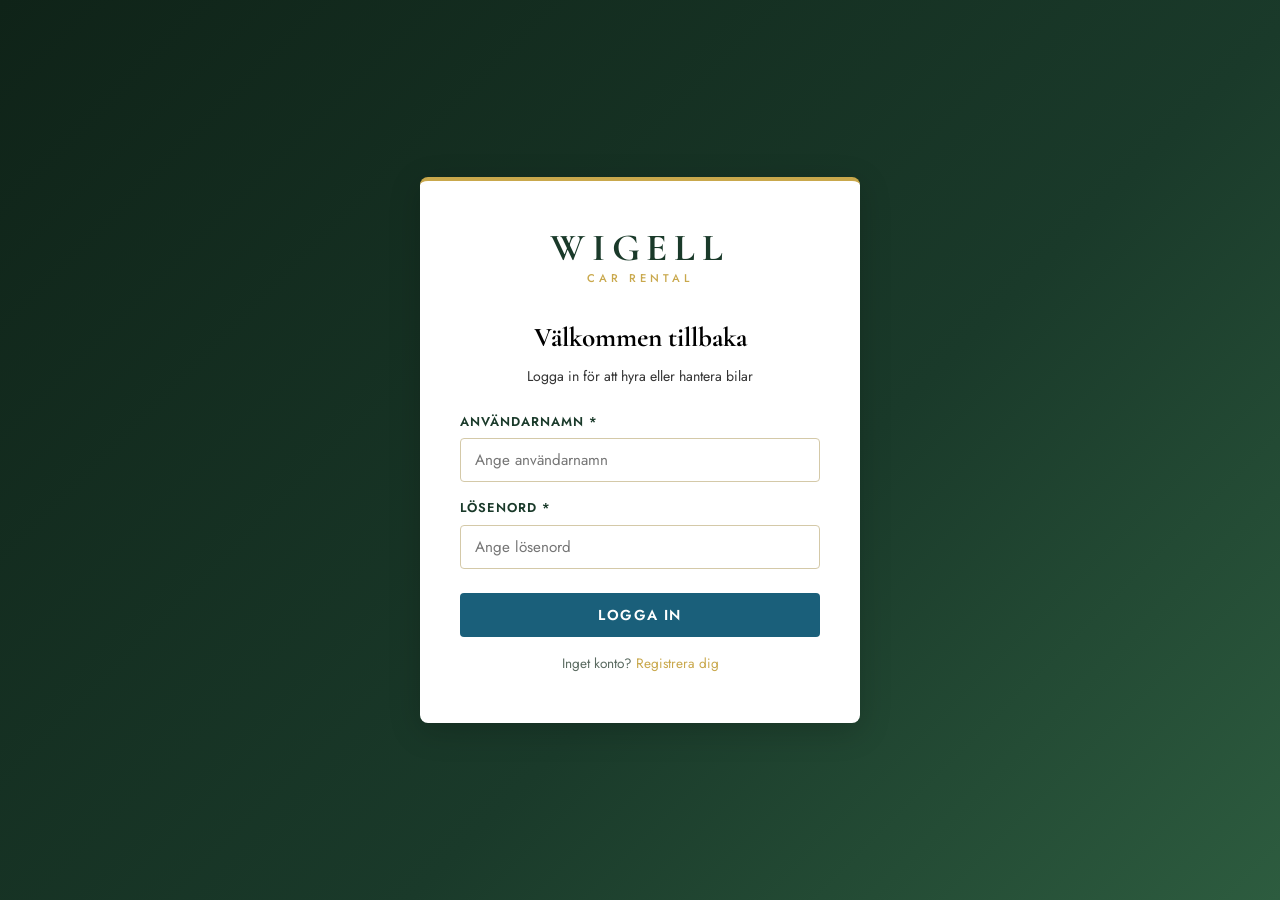
<file: carRentalFrontend/index.html>
<!DOCTYPE html>
<html lang="sv">
<head>
  <meta charset="UTF-8" />
  <meta name="viewport" content="width=device-width, initial-scale=1.0" />
  <title>Wigell Car Rental</title>
  <link rel="preconnect" href="https://fonts.googleapis.com" />
  <link rel="preconnect" href="https://fonts.gstatic.com" crossorigin />
  <link href="https://fonts.googleapis.com/css2?family=Cormorant+Garamond:wght@400;600;700&family=Jost:wght@300;400;500;600&display=swap" rel="stylesheet" />
  <link rel="stylesheet" href="css/main.css" />
</head>
<body>

  <!-- ═══════════════════════════════════════════
       SKIP LINK (WCAG AAA)
  ═══════════════════════════════════════════ -->
  <a href="#main-content" class="skip-link">Hoppa till huvudinnehåll</a>

  <!-- ═══════════════════════════════════════════
       LOGIN OVERLAY
  ═══════════════════════════════════════════ -->
  <div id="login-overlay" class="login-overlay">
    <div class="login-card">
      <div class="login-logo">
        <span class="logo-text">WIGELL</span>
        <span class="logo-sub">CAR RENTAL</span>
      </div>
      <h2 id="login-heading">Välkommen tillbaka</h2>
      <p class="login-desc">Logga in för att hyra eller hantera bilar</p>
      <div id="login-error" class="login-error" style="display:none;" role="alert" aria-live="assertive"></div>
      <form id="login-form" novalidate>
        <div class="form-group">
          <label for="username">Användarnamn <span aria-label="obligatoriskt fält">*</span></label>
          <input 
            type="text" 
            id="username" 
            placeholder="Ange användarnamn" 
            autocomplete="username"
            required
            aria-required="true"
            aria-describedby="username-help"
          />
          <span id="username-help" class="sr-only">Fyll i ditt användarnamn för att logga in</span>
        </div>
        <div class="form-group">
          <label for="password">Lösenord <span aria-label="obligatoriskt fält">*</span></label>
          <input 
            type="password" 
            id="password" 
            placeholder="Ange lösenord" 
            autocomplete="current-password"
            required
            aria-required="true"
            aria-describedby="password-help"
          />
          <span id="password-help" class="sr-only">Fyll i ditt lösenord</span>
        </div>
        <button type="submit" id="login-btn" class="btn-primary">Logga in</button>
      </form>
      <p class="register-link">
        Inget konto? 
        <a href="#" id="show-register" aria-label="Gå till registreringssidan">Registrera dig</a>
      </p>
    </div>
  </div>

  <!-- ═══════════════════════════════════════════
       REGISTER OVERLAY
  ═══════════════════════════════════════════ -->
  <div id="register-overlay" class="login-overlay" style="display:none;">
    <div class="login-card">
      <div class="login-logo">
        <span class="logo-text">WIGELL</span>
        <span class="logo-sub">CAR RENTAL</span>
      </div>
      <h2>Skapa konto</h2>
      <div id="register-error" class="login-error" style="display:none;" role="alert" aria-live="assertive"></div>
      <div id="register-success" class="login-success" style="display:none;" role="status" aria-live="polite"></div>
      <div class="form-row">
        <div class="form-group">
          <label for="reg-firstname">Förnamn</label>
          <input type="text" id="reg-firstname" placeholder="Förnamn" />
        </div>
        <div class="form-group">
          <label for="reg-lastname">Efternamn</label>
          <input type="text" id="reg-lastname" placeholder="Efternamn" />
        </div>
      </div>
      <div class="form-group">
        <label for="reg-username">Användarnamn</label>
        <input type="text" id="reg-username" placeholder="Välj användarnamn" />
      </div>
      <div class="form-group">
        <label for="reg-email">E-post</label>
        <input type="email" id="reg-email" placeholder="din@email.se" />
      </div>
      <div class="form-group">
        <label for="reg-phone">Telefon</label>
        <input type="text" id="reg-phone" placeholder="070-000 00 00" />
      </div>
      <div class="form-group">
        <label for="reg-password">Lösenord</label>
        <input type="password" id="reg-password" placeholder="Välj lösenord" />
      </div>
      <button id="register-btn" class="btn-primary">Skapa konto</button>
      <p class="register-link">
        Har du redan konto? 
        <a href="#" id="show-login">Logga in</a>
      </p>
    </div>
  </div>

  <!-- ═══════════════════════════════════════════
       MAIN APP (hidden until login)
  ═══════════════════════════════════════════ -->
  <div id="app" style="display:none;">

    <!-- HEADER -->
    <header class="site-header" role="banner">
      <div class="header-inner">
        <div class="header-logo">
          <span class="logo-text">WIGELL</span>
          <span class="logo-sub">CAR RENTAL</span>
        </div>
        <div class="header-user">
          <span id="header-username" class="header-username"></span>
          <span id="header-role-badge" class="role-badge"></span>
          <button id="logout-btn" class="btn-logout" aria-label="Logga ut">Logga ut</button>
        </div>
      </div>
      <div class="header-gold-line" aria-hidden="true"></div>
    </header>

    <!-- PAGE LAYOUT -->
    <div class="page-layout">

      <!-- LEFT SIDEBAR – NAVIGATION -->
      <nav class="sidebar sidebar-left" id="left-sidebar" aria-label="Huvudnavigation">
        <ul class="nav-list" id="nav-list">
        </ul>
      </nav>

      <!-- MAIN CONTENT -->
      <main class="main-content" id="main-content" role="main" aria-live="polite">
      </main>

      <!-- RIGHT SIDEBAR – PROMOTIONS -->
      <aside class="sidebar sidebar-right" aria-label="Erbjudanden">
        <div class="promo-header">
          <span class="promo-label">Erbjudanden</span>
        </div>
        <div class="promo-list">

          <div class="promo-card promo-gold">
            <div class="promo-icon">🏆</div>
            <div class="promo-text">
              <strong>Premiummember</strong>
              <p>Spara 20% på alla premium­bilar vid registrering</p>
            </div>
          </div>

          <div class="promo-card">
            <div class="promo-icon">📅</div>
            <div class="promo-text">
              <strong>Veckodeal</strong>
              <p>Hyr i 7 dagar – betala för 5</p>
            </div>
          </div>

          <div class="promo-card">
            <div class="promo-icon">⛽</div>
            <div class="promo-text">
              <strong>Fri tank</strong>
              <p>Fri bensintank vid uthyrning över 3 dagar</p>
            </div>
          </div>

          <div class="promo-card">
            <div class="promo-icon">🛡️</div>
            <div class="promo-text">
              <strong>Helförsäkring</strong>
              <p>Lägg till fullständigt försäkrings­skydd för 99 kr/dag</p>
            </div>
          </div>

          <div class="promo-card promo-highlight">
            <div class="promo-icon">🎉</div>
            <div class="promo-text">
              <strong>Sommar­kampanj</strong>
              <p>15% rabatt på alla bokningar i juni–aug</p>
            </div>
          </div>

        </div>
      </aside>

    </div>
  </div>

  <!-- BOOKING MODAL -->
  <div id="booking-modal" class="modal-overlay" style="display:none;" role="dialog" aria-modal="true" aria-labelledby="modal-title">
    <div class="modal-card">
      <button class="modal-close" id="modal-close" aria-label="Stäng">&times;</button>
      <h2 id="modal-title">Boka bil</h2>
      <div id="modal-car-info" class="modal-car-info"></div>
      <div class="form-group">
        <label for="booking-from">Från datum</label>
        <input type="date" id="booking-from" />
      </div>
      <div class="form-group">
        <label for="booking-to">Till datum</label>
        <input type="date" id="booking-to" />
      </div>
      <div id="booking-error" class="login-error" style="display:none;" role="alert" aria-live="assertive"></div>
      <div id="booking-success" class="login-success" style="display:none;" role="status" aria-live="polite"></div>
      <button id="confirm-booking-btn" class="btn-primary">Bekräfta bokning</button>
    </div>
  </div>

  <!-- ═══════════════════════════════════════════
       JAVASCRIPT - Ladda i rätt ordning
  ═══════════════════════════════════════════ -->
  <script src="js/config.js"></script>
  <script src="js/utils.js"></script>
  <script src="js/auth.js"></script>
  <script src="js/navigation.js"></script>
  <script src="js/cars.js"></script>
  <script src="js/bookings.js"></script>
  <script src="js/profile.js"></script>
  <script src="js/admin-bookings.js"></script>
  <script src="js/admin-users.js"></script>
  <script src="js/admin-cars.js"></script>
  <script src="js/main.js"></script>

</body>
</html>
</file>
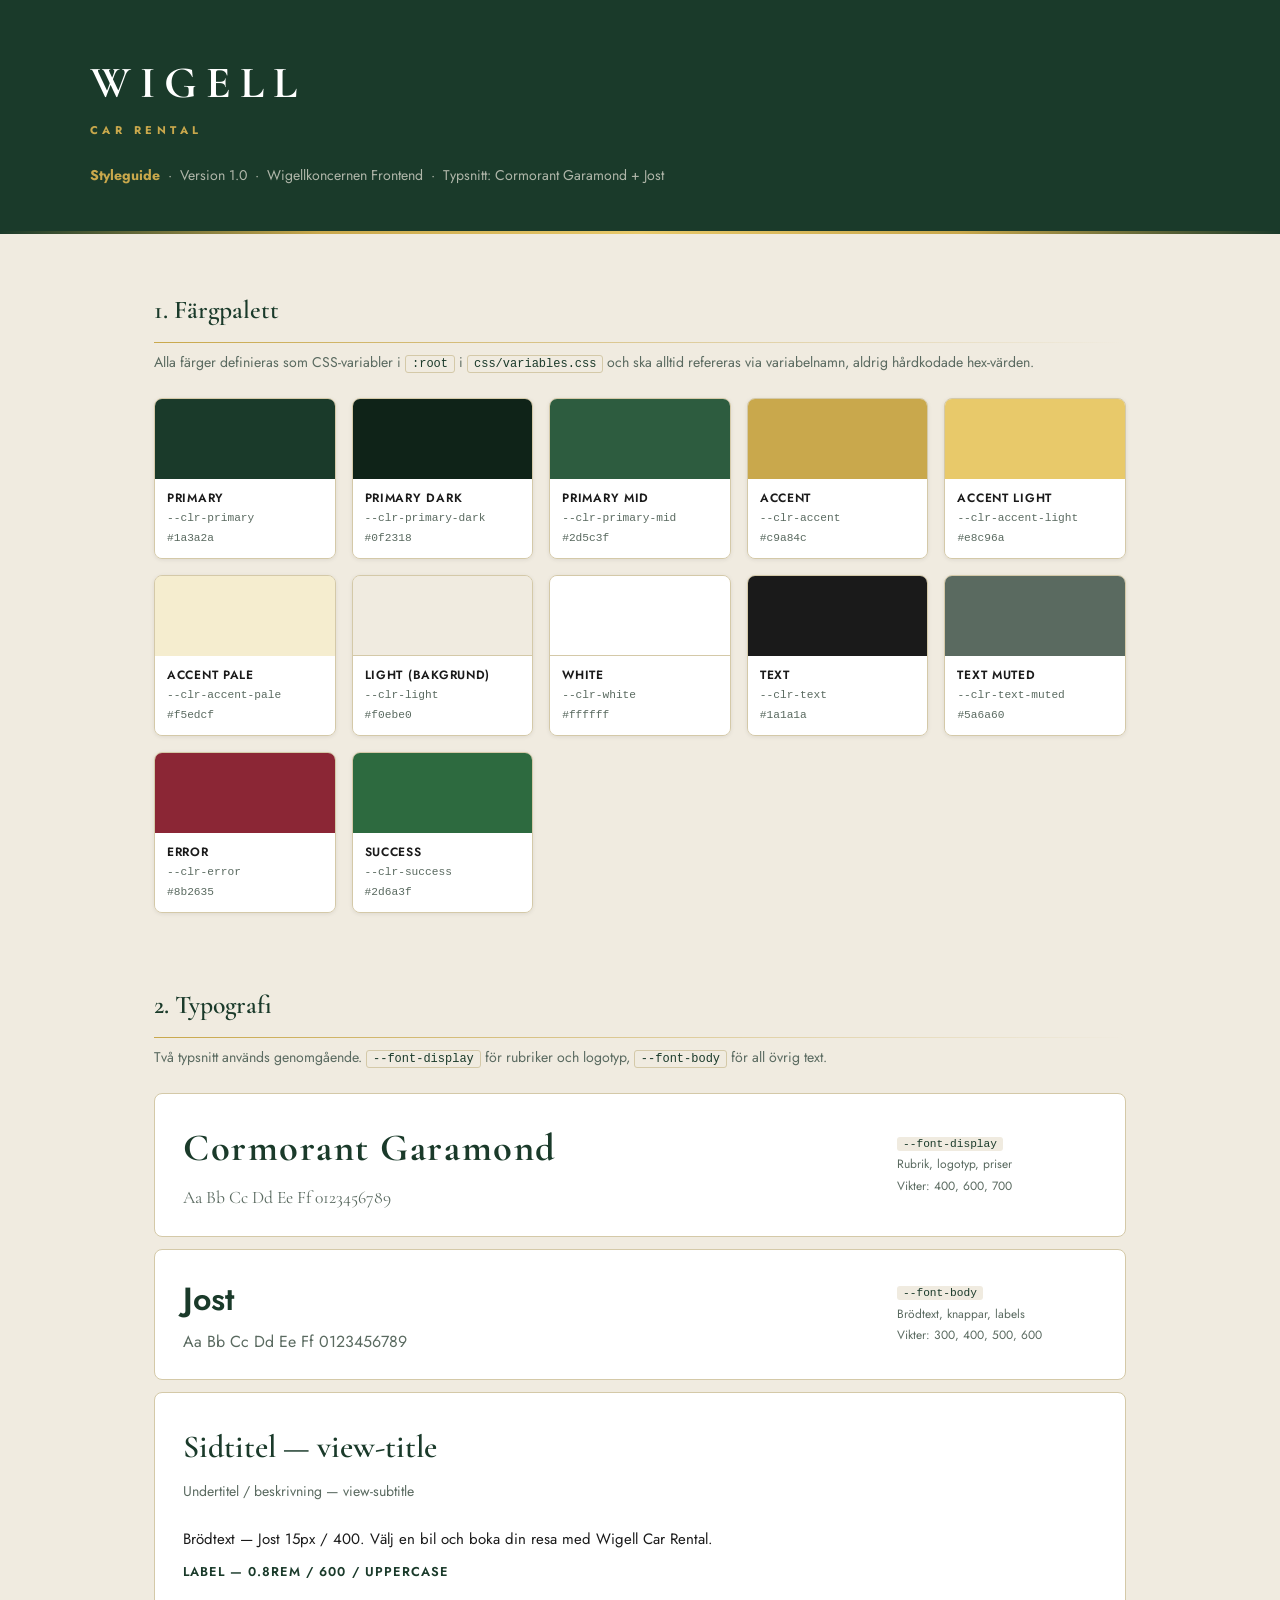
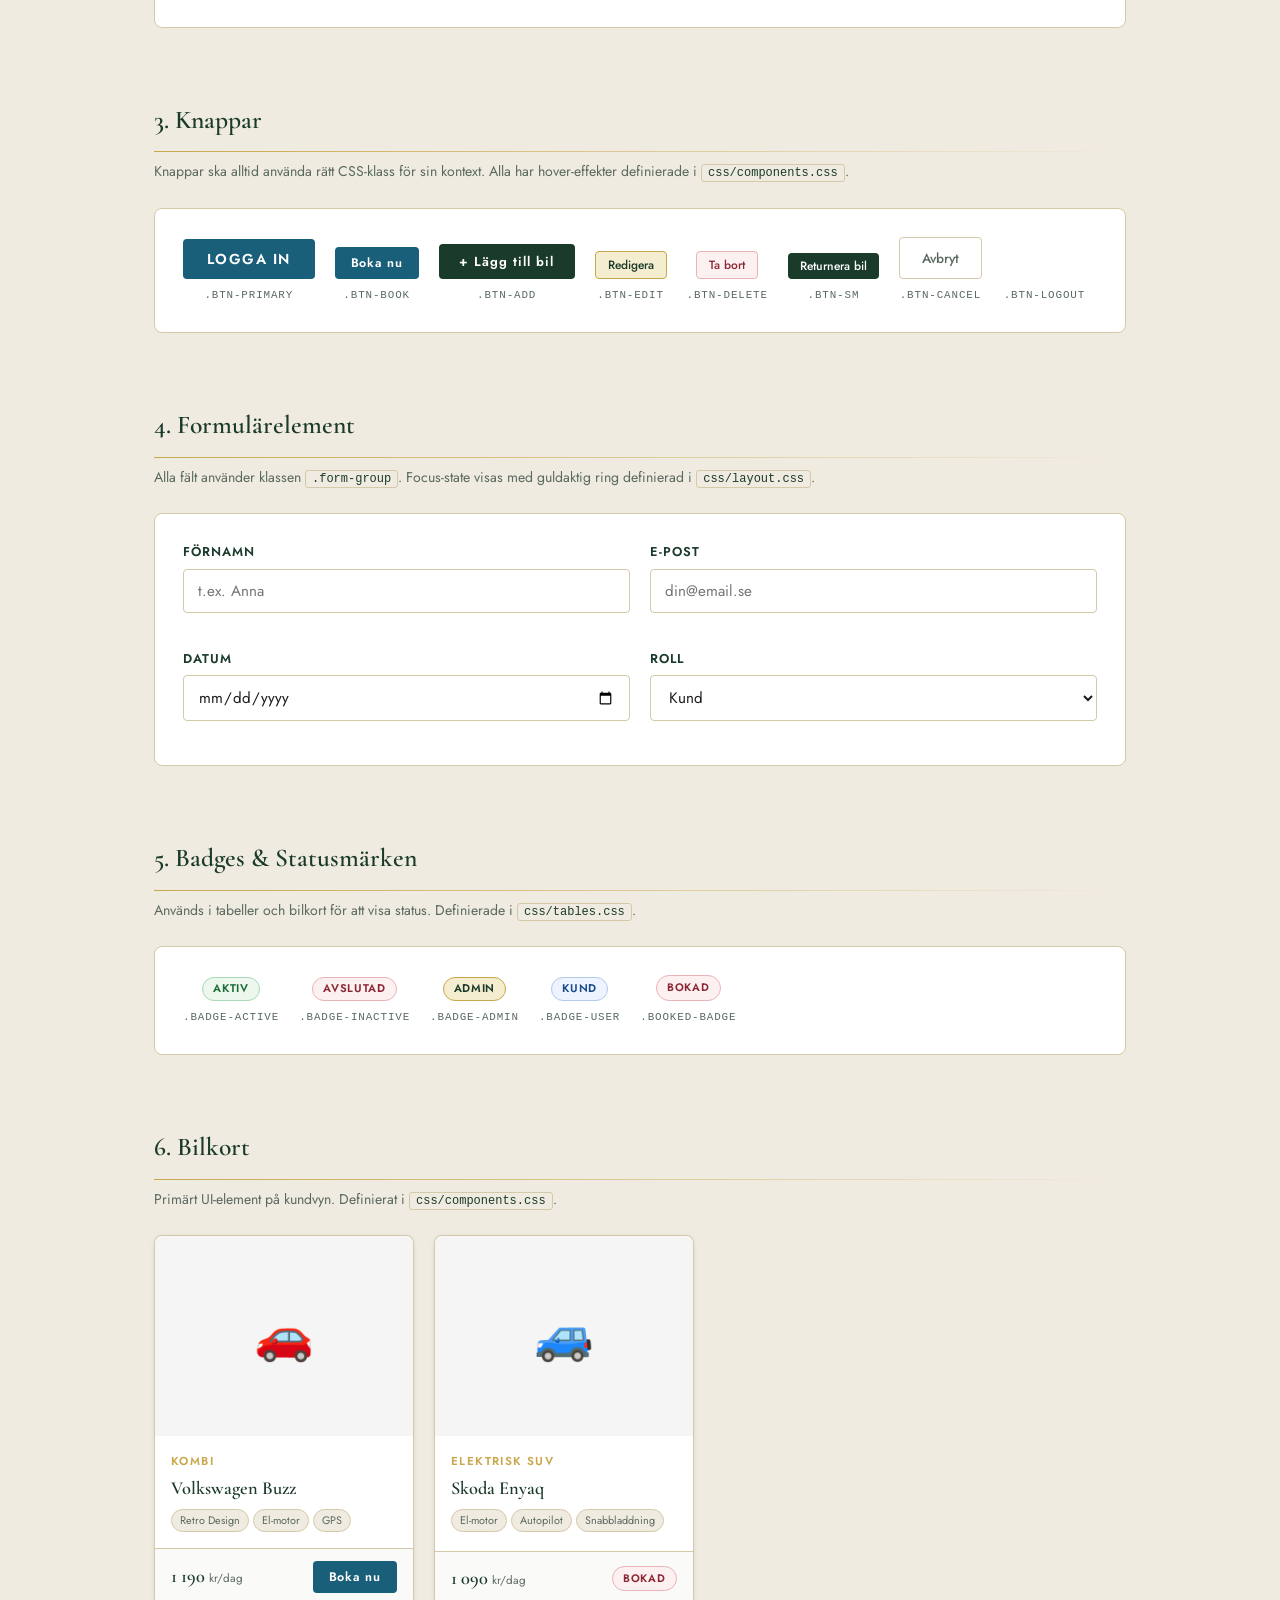
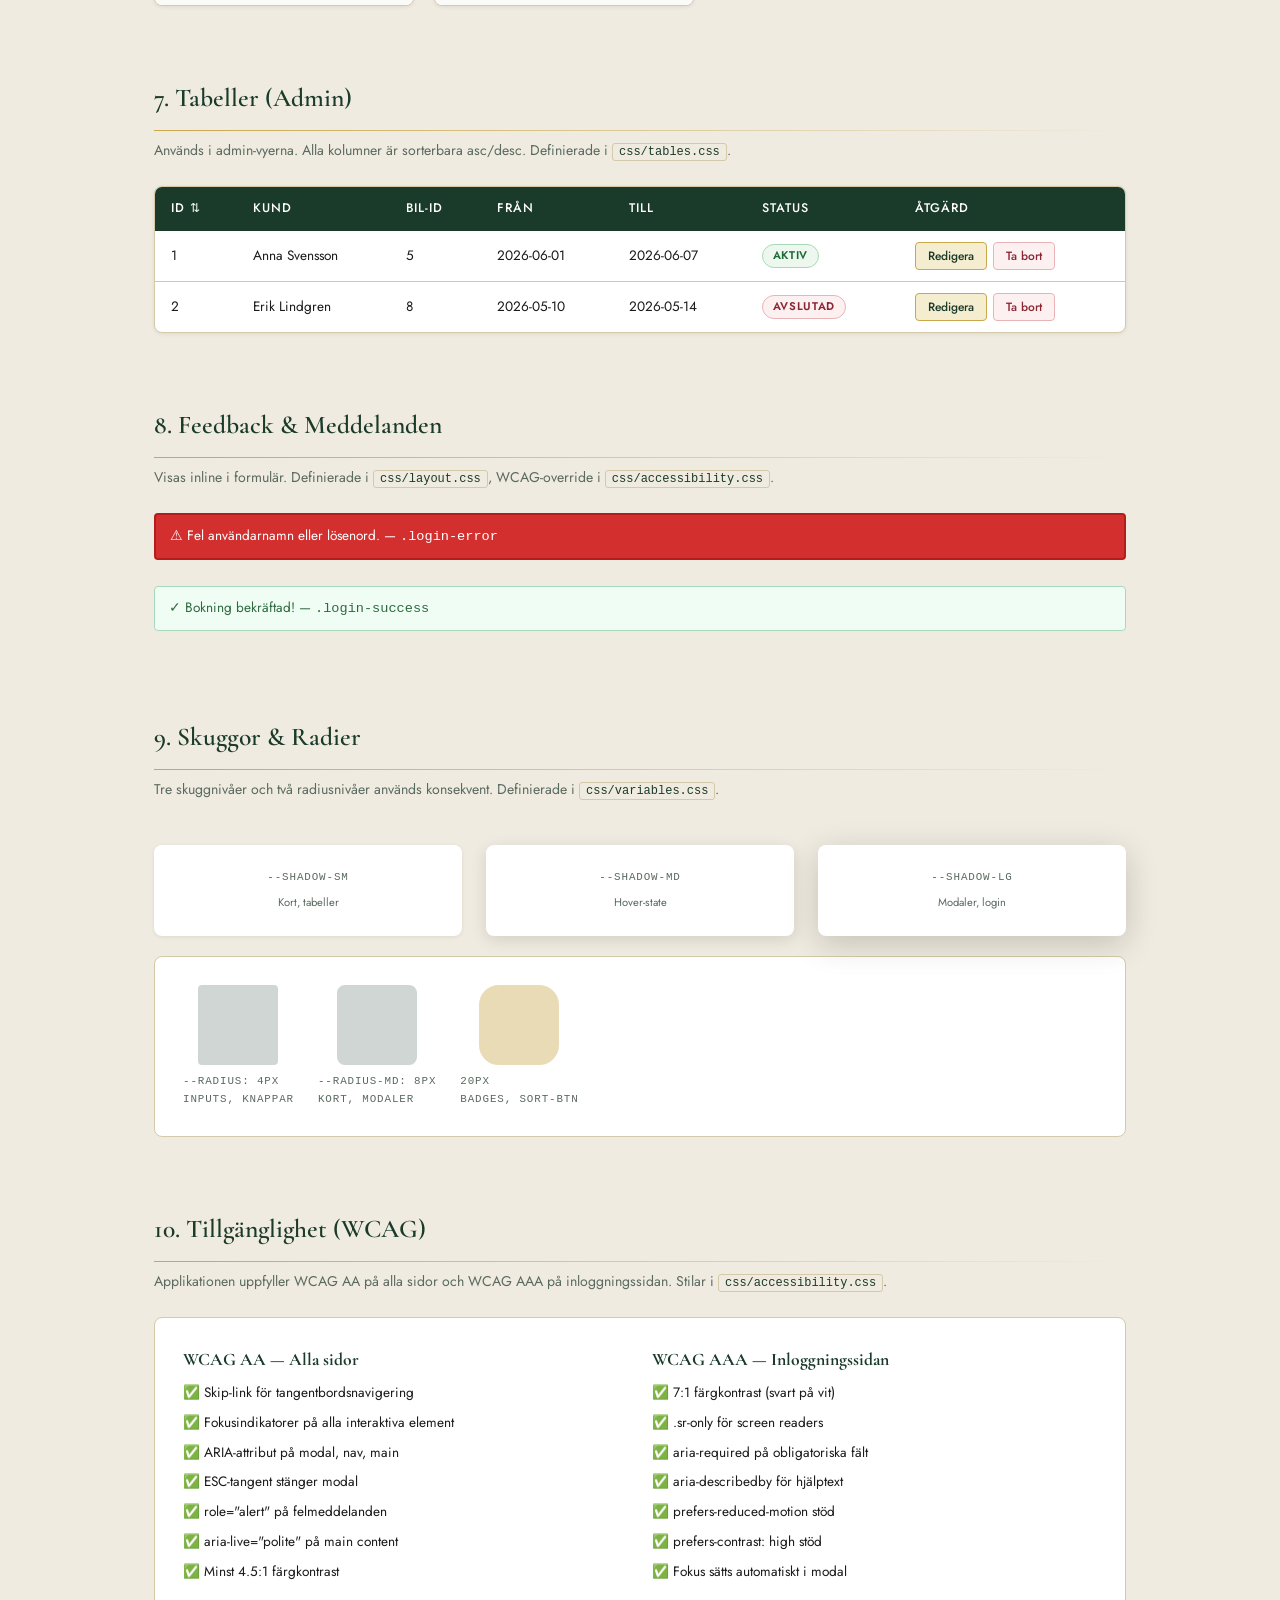
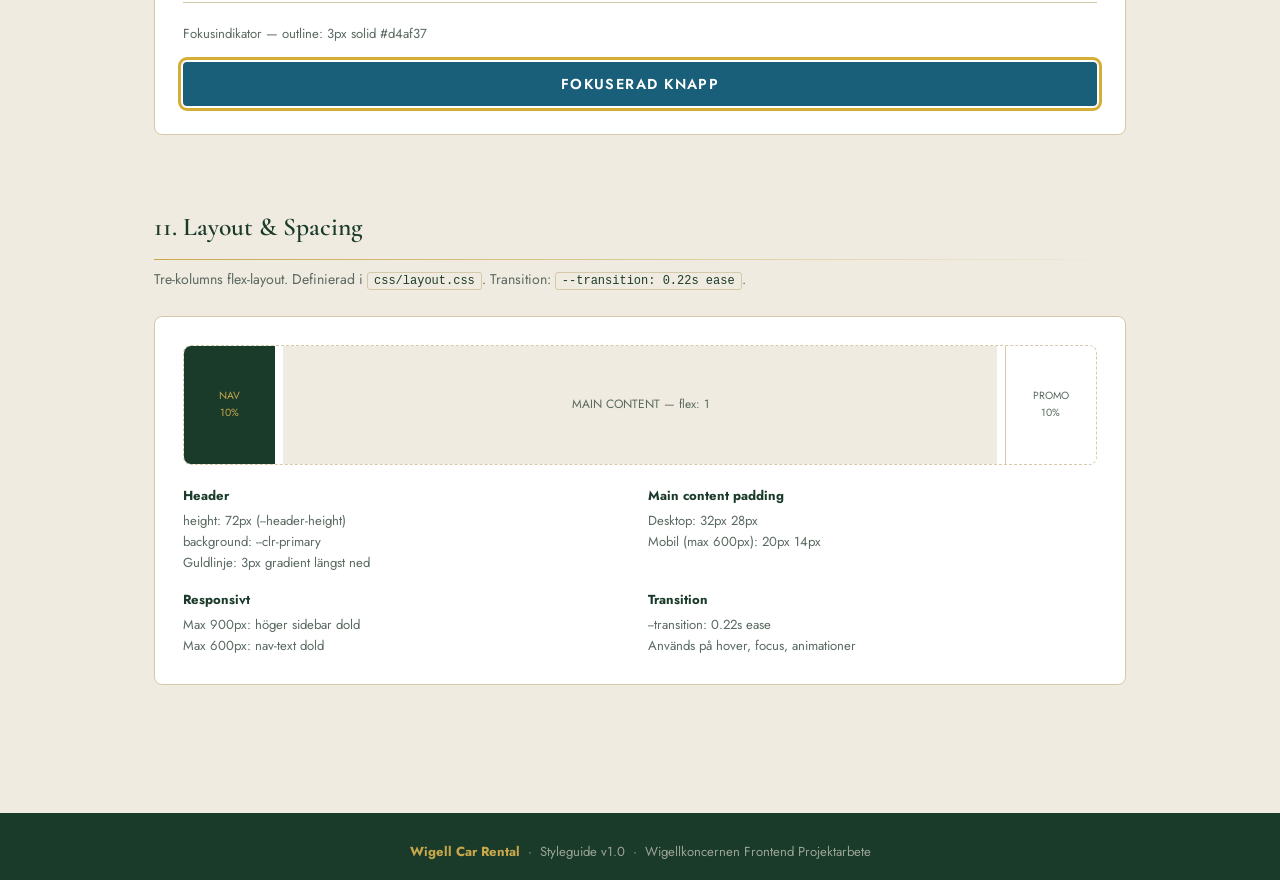
<file: carRentalFrontend/styleguide/index.html>
<!DOCTYPE html>
<html lang="sv">
<head>
  <meta charset="UTF-8" />
  <meta name="viewport" content="width=device-width, initial-scale=1.0" />
  <title>Wigell Car Rental – Styleguide</title>
  <link rel="preconnect" href="https://fonts.googleapis.com" />
  <link rel="preconnect" href="https://fonts.gstatic.com" crossorigin />
  <link href="https://fonts.googleapis.com/css2?family=Cormorant+Garamond:wght@400;600;700&family=Jost:wght@300;400;500;600&display=swap" rel="stylesheet" />
  <!-- Huvudprojektets riktiga CSS -->
  <link rel="stylesheet" href="../css/main.css" />
  <!-- Styleguide-specifik layout -->
  <link rel="stylesheet" href="styleguide.css" />
</head>
<body>

  <!-- ═══════════════ HEADER ═══════════════ -->
  <header class="sg-header">
    <div class="sg-header-inner">
      <div class="sg-logo">
        WIGELL
        <span>CAR RENTAL</span>
      </div>
      <p class="sg-header-meta">
        <strong>Styleguide</strong> &nbsp;·&nbsp;
        Version 1.0 &nbsp;·&nbsp;
        Wigellkoncernen Frontend &nbsp;·&nbsp;
        Typsnitt: Cormorant Garamond + Jost
      </p>
    </div>
  </header>

  <div class="sg-body">

    <!-- ═══════════════ 1. FÄRGPALETT ═══════════════ -->
    <section class="sg-section">
      <h2 class="sg-section-title">1. Färgpalett</h2>
      <p class="sg-section-desc">Alla färger definieras som CSS-variabler i <code>:root</code> i <code>css/variables.css</code> och ska alltid refereras via variabelnamn, aldrig hårdkodade hex-värden.</p>

      <div class="sg-color-grid">
        <div class="sg-color-swatch">
          <div class="sg-color-block" style="background:#1a3a2a;"></div>
          <div class="sg-color-info">
            <div class="sg-color-name">Primary</div>
            <div class="sg-color-var">--clr-primary</div>
            <div class="sg-color-hex">#1a3a2a</div>
          </div>
        </div>
        <div class="sg-color-swatch">
          <div class="sg-color-block" style="background:#0f2318;"></div>
          <div class="sg-color-info">
            <div class="sg-color-name">Primary Dark</div>
            <div class="sg-color-var">--clr-primary-dark</div>
            <div class="sg-color-hex">#0f2318</div>
          </div>
        </div>
        <div class="sg-color-swatch">
          <div class="sg-color-block" style="background:#2d5c3f;"></div>
          <div class="sg-color-info">
            <div class="sg-color-name">Primary Mid</div>
            <div class="sg-color-var">--clr-primary-mid</div>
            <div class="sg-color-hex">#2d5c3f</div>
          </div>
        </div>
        <div class="sg-color-swatch">
          <div class="sg-color-block" style="background:#c9a84c;"></div>
          <div class="sg-color-info">
            <div class="sg-color-name">Accent</div>
            <div class="sg-color-var">--clr-accent</div>
            <div class="sg-color-hex">#c9a84c</div>
          </div>
        </div>
        <div class="sg-color-swatch">
          <div class="sg-color-block" style="background:#e8c96a;"></div>
          <div class="sg-color-info">
            <div class="sg-color-name">Accent Light</div>
            <div class="sg-color-var">--clr-accent-light</div>
            <div class="sg-color-hex">#e8c96a</div>
          </div>
        </div>
        <div class="sg-color-swatch">
          <div class="sg-color-block" style="background:#f5edcf;"></div>
          <div class="sg-color-info">
            <div class="sg-color-name">Accent Pale</div>
            <div class="sg-color-var">--clr-accent-pale</div>
            <div class="sg-color-hex">#f5edcf</div>
          </div>
        </div>
        <div class="sg-color-swatch">
          <div class="sg-color-block" style="background:#f0ebe0; border-bottom:1px solid #d4c9a8;"></div>
          <div class="sg-color-info">
            <div class="sg-color-name">Light (Bakgrund)</div>
            <div class="sg-color-var">--clr-light</div>
            <div class="sg-color-hex">#f0ebe0</div>
          </div>
        </div>
        <div class="sg-color-swatch">
          <div class="sg-color-block" style="background:#ffffff; border-bottom:1px solid #d4c9a8;"></div>
          <div class="sg-color-info">
            <div class="sg-color-name">White</div>
            <div class="sg-color-var">--clr-white</div>
            <div class="sg-color-hex">#ffffff</div>
          </div>
        </div>
        <div class="sg-color-swatch">
          <div class="sg-color-block" style="background:#1a1a1a;"></div>
          <div class="sg-color-info">
            <div class="sg-color-name">Text</div>
            <div class="sg-color-var">--clr-text</div>
            <div class="sg-color-hex">#1a1a1a</div>
          </div>
        </div>
        <div class="sg-color-swatch">
          <div class="sg-color-block" style="background:#5a6a60;"></div>
          <div class="sg-color-info">
            <div class="sg-color-name">Text Muted</div>
            <div class="sg-color-var">--clr-text-muted</div>
            <div class="sg-color-hex">#5a6a60</div>
          </div>
        </div>
        <div class="sg-color-swatch">
          <div class="sg-color-block" style="background:#8b2635;"></div>
          <div class="sg-color-info">
            <div class="sg-color-name">Error</div>
            <div class="sg-color-var">--clr-error</div>
            <div class="sg-color-hex">#8b2635</div>
          </div>
        </div>
        <div class="sg-color-swatch">
          <div class="sg-color-block" style="background:#2d6a3f;"></div>
          <div class="sg-color-info">
            <div class="sg-color-name">Success</div>
            <div class="sg-color-var">--clr-success</div>
            <div class="sg-color-hex">#2d6a3f</div>
          </div>
        </div>
      </div>
    </section>

    <!-- ═══════════════ 2. TYPOGRAFI ═══════════════ -->
    <section class="sg-section">
      <h2 class="sg-section-title">2. Typografi</h2>
      <p class="sg-section-desc">Två typsnitt används genomgående. <code>--font-display</code> för rubriker och logotyp, <code>--font-body</code> för all övrig text.</p>

      <div class="sg-type-row">
        <div>
          <div style="font-family:'Cormorant Garamond',Georgia,serif; font-size:2.4rem; font-weight:700; color:var(--clr-primary); letter-spacing:0.04em;">Cormorant Garamond</div>
          <div style="font-family:'Cormorant Garamond',Georgia,serif; font-size:1.1rem; color:var(--clr-text-muted); margin-top:4px;">Aa Bb Cc Dd Ee Ff 0123456789</div>
        </div>
        <div class="sg-type-meta">
          <div><code>--font-display</code></div>
          <div>Rubrik, logotyp, priser</div>
          <div>Vikter: 400, 600, 700</div>
        </div>
      </div>

      <div class="sg-type-row">
        <div>
          <div style="font-family:'Jost',sans-serif; font-size:2rem; font-weight:600; color:var(--clr-primary);">Jost</div>
          <div style="font-family:'Jost',sans-serif; font-size:1rem; color:var(--clr-text-muted); margin-top:4px;">Aa Bb Cc Dd Ee Ff 0123456789</div>
        </div>
        <div class="sg-type-meta">
          <div><code>--font-body</code></div>
          <div>Brödtext, knappar, labels</div>
          <div>Vikter: 300, 400, 500, 600</div>
        </div>
      </div>

      <div class="sg-demo-box" style="margin-top:12px;">
        <div class="view-title" style="margin-bottom:8px;">Sidtitel — view-title</div>
        <div class="view-subtitle">Undertitel / beskrivning — view-subtitle</div>
        <div style="margin-top:16px; font-size:15px; color:var(--clr-text);">Brödtext — Jost 15px / 400. Välj en bil och boka din resa med Wigell Car Rental.</div>
        <div style="margin-top:8px;" class="form-group"><label style="display:inline;">Label — 0.8rem / 600 / UPPERCASE</label></div>
      </div>
    </section>

    <!-- ═══════════════ 3. KNAPPAR ═══════════════ -->
    <section class="sg-section">
      <h2 class="sg-section-title">3. Knappar</h2>
      <p class="sg-section-desc">Knappar ska alltid använda rätt CSS-klass för sin kontext. Alla har hover-effekter definierade i <code>css/components.css</code>.</p>

      <div class="sg-demo-box">
        <div class="sg-btn-row">
          <div class="sg-btn-item">
            <button class="btn-primary" style="width:auto; padding:10px 24px; margin-top:0;">Logga in</button>
            <span class="sg-item-label">.btn-primary</span>
          </div>
          <div class="sg-btn-item">
            <button class="btn-book">Boka nu</button>
            <span class="sg-item-label">.btn-book</span>
          </div>
          <div class="sg-btn-item">
            <button class="btn-add">+ Lägg till bil</button>
            <span class="sg-item-label">.btn-add</span>
          </div>
          <div class="sg-btn-item">
            <button class="btn-edit">Redigera</button>
            <span class="sg-item-label">.btn-edit</span>
          </div>
          <div class="sg-btn-item">
            <button class="btn-delete">Ta bort</button>
            <span class="sg-item-label">.btn-delete</span>
          </div>
          <div class="sg-btn-item">
            <button class="btn-sm">Returnera bil</button>
            <span class="sg-item-label">.btn-sm</span>
          </div>
          <div class="sg-btn-item">
            <button class="btn-cancel">Avbryt</button>
            <span class="sg-item-label">.btn-cancel</span>
          </div>
          <div class="sg-btn-item">
            <button class="btn-logout">Logga ut</button>
            <span class="sg-item-label">.btn-logout</span>
          </div>
        </div>
      </div>
    </section>

    <!-- ═══════════════ 4. FORMULÄR ═══════════════ -->
    <section class="sg-section">
      <h2 class="sg-section-title">4. Formulärelement</h2>
      <p class="sg-section-desc">Alla fält använder klassen <code>.form-group</code>. Focus-state visas med guldaktig ring definierad i <code>css/layout.css</code>.</p>

      <div class="sg-demo-box" style="display:grid; grid-template-columns:1fr 1fr; gap:20px;">
        <div class="form-group">
          <label for="sg-name">Förnamn</label>
          <input type="text" id="sg-name" placeholder="t.ex. Anna" />
        </div>
        <div class="form-group">
          <label for="sg-email">E-post</label>
          <input type="email" id="sg-email" placeholder="din@email.se" />
        </div>
        <div class="form-group">
          <label for="sg-date">Datum</label>
          <input type="date" id="sg-date" />
        </div>
        <div class="form-group">
          <label for="sg-select">Roll</label>
          <select id="sg-select">
            <option>Kund</option>
            <option>Admin</option>
          </select>
        </div>
      </div>
    </section>

    <!-- ═══════════════ 5. BADGES ═══════════════ -->
    <section class="sg-section">
      <h2 class="sg-section-title">5. Badges & Statusmärken</h2>
      <p class="sg-section-desc">Används i tabeller och bilkort för att visa status. Definierade i <code>css/tables.css</code>.</p>

      <div class="sg-demo-box">
        <div class="sg-btn-row">
          <div class="sg-btn-item">
            <span class="badge badge-active">Aktiv</span>
            <span class="sg-item-label">.badge-active</span>
          </div>
          <div class="sg-btn-item">
            <span class="badge badge-inactive">Avslutad</span>
            <span class="sg-item-label">.badge-inactive</span>
          </div>
          <div class="sg-btn-item">
            <span class="badge badge-admin">Admin</span>
            <span class="sg-item-label">.badge-admin</span>
          </div>
          <div class="sg-btn-item">
            <span class="badge badge-user">Kund</span>
            <span class="sg-item-label">.badge-user</span>
          </div>
          <div class="sg-btn-item">
            <span class="booked-badge">Bokad</span>
            <span class="sg-item-label">.booked-badge</span>
          </div>
        </div>
      </div>
    </section>

    <!-- ═══════════════ 6. BILKORT ═══════════════ -->
    <section class="sg-section">
      <h2 class="sg-section-title">6. Bilkort</h2>
      <p class="sg-section-desc">Primärt UI-element på kundvyn. Definierat i <code>css/components.css</code>.</p>

      <div class="cars-grid" style="max-width:540px;">
        <article class="car-card">
          <div class="car-card-img" style="font-size:3rem; color:var(--clr-text-muted);">🚗</div>
          <div class="car-card-body">
            <div class="car-card-type">Kombi</div>
            <div class="car-card-name">Volkswagen Buzz</div>
            <div class="car-card-features">
              <span class="feature-tag">Retro Design</span>
              <span class="feature-tag">El-motor</span>
              <span class="feature-tag">GPS</span>
            </div>
          </div>
          <div class="car-card-footer">
            <div class="car-price">1 190 <span>kr/dag</span></div>
            <button class="btn-book">Boka nu</button>
          </div>
        </article>

        <article class="car-card">
          <div class="car-card-img" style="font-size:3rem; color:var(--clr-text-muted);">🚙</div>
          <div class="car-card-body">
            <div class="car-card-type">Elektrisk SUV</div>
            <div class="car-card-name">Skoda Enyaq</div>
            <div class="car-card-features">
              <span class="feature-tag">El-motor</span>
              <span class="feature-tag">Autopilot</span>
              <span class="feature-tag">Snabbladdning</span>
            </div>
          </div>
          <div class="car-card-footer">
            <div class="car-price">1 090 <span>kr/dag</span></div>
            <span class="booked-badge">Bokad</span>
          </div>
        </article>
      </div>
    </section>

    <!-- ═══════════════ 7. TABELLER ═══════════════ -->
    <section class="sg-section">
      <h2 class="sg-section-title">7. Tabeller (Admin)</h2>
      <p class="sg-section-desc">Används i admin-vyerna. Alla kolumner är sorterbara asc/desc. Definierade i <code>css/tables.css</code>.</p>

      <div class="table-wrapper">
        <table>
          <thead>
            <tr>
              <th>ID ⇅</th>
              <th>Kund</th>
              <th>Bil-ID</th>
              <th>Från</th>
              <th>Till</th>
              <th>Status</th>
              <th>Åtgärd</th>
            </tr>
          </thead>
          <tbody>
            <tr>
              <td>1</td>
              <td>Anna Svensson</td>
              <td>5</td>
              <td>2026-06-01</td>
              <td>2026-06-07</td>
              <td><span class="badge badge-active">Aktiv</span></td>
              <td><div class="td-actions"><button class="btn-edit">Redigera</button><button class="btn-delete">Ta bort</button></div></td>
            </tr>
            <tr>
              <td>2</td>
              <td>Erik Lindgren</td>
              <td>8</td>
              <td>2026-05-10</td>
              <td>2026-05-14</td>
              <td><span class="badge badge-inactive">Avslutad</span></td>
              <td><div class="td-actions"><button class="btn-edit">Redigera</button><button class="btn-delete">Ta bort</button></div></td>
            </tr>
          </tbody>
        </table>
      </div>
    </section>

    <!-- ═══════════════ 8. FEEDBACK ═══════════════ -->
    <section class="sg-section">
      <h2 class="sg-section-title">8. Feedback & Meddelanden</h2>
      <p class="sg-section-desc">Visas inline i formulär. Definierade i <code>css/layout.css</code>, WCAG-override i <code>css/accessibility.css</code>.</p>

      <div style="display:flex; flex-direction:column; gap:12px;">
        <div class="login-error" style="display:block;">⚠ Fel användarnamn eller lösenord. — <code>.login-error</code></div>
        <div class="login-success" style="display:block;">✓ Bokning bekräftad! — <code>.login-success</code></div>
      </div>
    </section>

    <!-- ═══════════════ 9. SKUGGOR & RADIER ═══════════════ -->
    <section class="sg-section">
      <h2 class="sg-section-title">9. Skuggor & Radier</h2>
      <p class="sg-section-desc">Tre skuggnivåer och två radiusnivåer används konsekvent. Definierade i <code>css/variables.css</code>.</p>

      <div class="sg-shadow-row">
        <div class="sg-shadow-item" style="box-shadow:var(--shadow-sm);">
          <span class="sg-item-label">--shadow-sm</span>
          <span style="font-size:0.7rem; color:var(--clr-text-muted);">Kort, tabeller</span>
        </div>
        <div class="sg-shadow-item" style="box-shadow:var(--shadow-md);">
          <span class="sg-item-label">--shadow-md</span>
          <span style="font-size:0.7rem; color:var(--clr-text-muted);">Hover-state</span>
        </div>
        <div class="sg-shadow-item" style="box-shadow:var(--shadow-lg);">
          <span class="sg-item-label">--shadow-lg</span>
          <span style="font-size:0.7rem; color:var(--clr-text-muted);">Modaler, login</span>
        </div>
      </div>

      <div class="sg-demo-box" style="display:flex; gap:24px; align-items:center; flex-wrap:wrap;">
        <div style="display:flex; flex-direction:column; align-items:center; gap:8px;">
          <div style="width:80px; height:80px; background:var(--clr-primary); opacity:0.2; border:2px solid var(--clr-primary); border-radius:4px;"></div>
          <span class="sg-item-label">--radius: 4px<br>Inputs, knappar</span>
        </div>
        <div style="display:flex; flex-direction:column; align-items:center; gap:8px;">
          <div style="width:80px; height:80px; background:var(--clr-primary); opacity:0.2; border:2px solid var(--clr-primary); border-radius:8px;"></div>
          <span class="sg-item-label">--radius-md: 8px<br>Kort, modaler</span>
        </div>
        <div style="display:flex; flex-direction:column; align-items:center; gap:8px;">
          <div style="width:80px; height:80px; background:var(--clr-accent); opacity:0.4; border:2px solid var(--clr-accent); border-radius:20px;"></div>
          <span class="sg-item-label">20px<br>Badges, sort-btn</span>
        </div>
      </div>
    </section>

    <!-- ═══════════════ 10. TILLGÄNGLIGHET ═══════════════ -->
    <section class="sg-section">
      <h2 class="sg-section-title">10. Tillgänglighet (WCAG)</h2>
      <p class="sg-section-desc">Applikationen uppfyller WCAG AA på alla sidor och WCAG AAA på inloggningssidan. Stilar i <code>css/accessibility.css</code>.</p>

      <div class="sg-demo-box">
        <div class="sg-wcag-grid">
          <div>
            <h4 style="font-family:var(--font-display); font-size:1.1rem; color:var(--clr-primary);">WCAG AA — Alla sidor</h4>
            <ul>
              <li>✅ Skip-link för tangentbordsnavigering</li>
              <li>✅ Fokusindikatorer på alla interaktiva element</li>
              <li>✅ ARIA-attribut på modal, nav, main</li>
              <li>✅ ESC-tangent stänger modal</li>
              <li>✅ role="alert" på felmeddelanden</li>
              <li>✅ aria-live="polite" på main content</li>
              <li>✅ Minst 4.5:1 färgkontrast</li>
            </ul>
          </div>
          <div>
            <h4 style="font-family:var(--font-display); font-size:1.1rem; color:var(--clr-primary);">WCAG AAA — Inloggningssidan</h4>
            <ul>
              <li>✅ 7:1 färgkontrast (svart på vit)</li>
              <li>✅ .sr-only för screen readers</li>
              <li>✅ aria-required på obligatoriska fält</li>
              <li>✅ aria-describedby för hjälptext</li>
              <li>✅ prefers-reduced-motion stöd</li>
              <li>✅ prefers-contrast: high stöd</li>
              <li>✅ Fokus sätts automatiskt i modal</li>
            </ul>
          </div>
        </div>

        <div style="margin-top:20px; padding-top:20px; border-top:1px solid var(--clr-border);">
          <p style="font-size:0.82rem; color:var(--clr-text-muted); margin-bottom:10px;">Fokusindikator — outline: 3px solid #d4af37</p>
          <button style="outline:3px solid #d4af37; outline-offset:2px;" class="btn-primary" onclick="return false;">Fokuserad knapp</button>
        </div>
      </div>
    </section>

    <!-- ═══════════════ 11. LAYOUT ═══════════════ -->
    <section class="sg-section">
      <h2 class="sg-section-title">11. Layout & Spacing</h2>
      <p class="sg-section-desc">Tre-kolumns flex-layout. Definierad i <code>css/layout.css</code>. Transition: <code>--transition: 0.22s ease</code>.</p>

      <div class="sg-demo-box">
        <div class="sg-layout-vis">
          <div class="sg-layout-nav">NAV<br>10%</div>
          <div class="sg-layout-main">MAIN CONTENT — flex: 1</div>
          <div class="sg-layout-promo">PROMO<br>10%</div>
        </div>

        <div style="margin-top:20px; display:grid; grid-template-columns:1fr 1fr; gap:16px; font-size:0.82rem; color:var(--clr-text-muted);">
          <div>
            <strong style="color:var(--clr-primary); display:block; margin-bottom:4px;">Header</strong>
            height: 72px (--header-height)<br>
            background: --clr-primary<br>
            Guldlinje: 3px gradient längst ned
          </div>
          <div>
            <strong style="color:var(--clr-primary); display:block; margin-bottom:4px;">Main content padding</strong>
            Desktop: 32px 28px<br>
            Mobil (max 600px): 20px 14px
          </div>
          <div>
            <strong style="color:var(--clr-primary); display:block; margin-bottom:4px;">Responsivt</strong>
            Max 900px: höger sidebar dold<br>
            Max 600px: nav-text dold
          </div>
          <div>
            <strong style="color:var(--clr-primary); display:block; margin-bottom:4px;">Transition</strong>
            --transition: 0.22s ease<br>
            Används på hover, focus, animationer
          </div>
        </div>
      </div>
    </section>

  </div>

  <footer class="sg-footer">
    <strong>Wigell Car Rental</strong> &nbsp;·&nbsp; Styleguide v1.0 &nbsp;·&nbsp; Wigellkoncernen Frontend Projektarbete
  </footer>

</body>
</html>
</file>
<file: carRentalFrontend/css/main.css>
@import url('./variables.css');
@import url('./base.css');
@import url('./layout.css');
@import url('./components.css');
@import url('./tables.css');
@import url('./modals.css');
@import url('./accessibility.css');
</file>
<file: carRentalFrontend/styleguide/styleguide.css>
/* ═══════════════════════════════════════════
   STYLEGUIDE.CSS - Layout för styleguide-sidan
   Projektets riktiga stilar kommer från ../css/main.css
═══════════════════════════════════════════ */

/* ─── HEADER ─────────────────────────── */
.sg-header {
  background: var(--clr-primary);
  padding: 48px 64px;
  position: relative;
  overflow: hidden;
}

.sg-header::after {
  content: '';
  position: absolute;
  bottom: 0; left: 0; right: 0;
  height: 3px;
  background: linear-gradient(to right, transparent, var(--clr-accent), var(--clr-accent-light), var(--clr-accent), transparent);
}

.sg-header-inner {
  max-width: 1100px;
  margin: 0 auto;
}

.sg-logo {
  font-family: var(--font-display);
  font-size: 2.8rem;
  font-weight: 700;
  letter-spacing: 0.2em;
  color: var(--clr-white);
}

.sg-logo span {
  display: block;
  font-family: var(--font-body);
  font-size: 0.7rem;
  letter-spacing: 0.4em;
  color: var(--clr-accent);
  text-transform: uppercase;
  margin-top: 2px;
}

.sg-header-meta {
  margin-top: 24px;
  color: rgba(240,235,224,0.7);
  font-size: 0.88rem;
}

.sg-header-meta strong { color: var(--clr-accent); }

/* ─── BODY & SEKTIONER ─────────────────────────── */
.sg-body {
  max-width: 1100px;
  margin: 0 auto;
  padding: 56px 64px;
}

.sg-section {
  margin-bottom: 72px;
}

.sg-section-title {
  font-family: var(--font-display);
  font-size: 1.6rem;
  font-weight: 600;
  color: var(--clr-primary);
  padding-bottom: 12px;
  margin-bottom: 8px;
  position: relative;
}

.sg-section-title::after {
  content: '';
  position: absolute;
  bottom: 0; left: 0; right: 0;
  height: 1px;
  background: linear-gradient(to right, var(--clr-accent), transparent);
}

.sg-section-desc {
  font-size: 0.88rem;
  color: var(--clr-text-muted);
  margin-bottom: 24px;
  margin-top: 8px;
}

.sg-section-desc code {
  background: var(--clr-light);
  padding: 1px 6px;
  border-radius: 3px;
  font-size: 0.75rem;
  color: var(--clr-primary);
  border: 1px solid var(--clr-border);
}

/* ─── FÄRGPALETT ─────────────────────────── */
.sg-color-grid {
  display: grid;
  grid-template-columns: repeat(auto-fill, minmax(160px, 1fr));
  gap: 16px;
}

.sg-color-swatch {
  border-radius: var(--radius-md);
  overflow: hidden;
  box-shadow: var(--shadow-sm);
  border: 1px solid var(--clr-border);
}

.sg-color-block { height: 80px; }

.sg-color-info {
  background: var(--clr-white);
  padding: 10px 12px;
}

.sg-color-name {
  font-size: 0.75rem;
  font-weight: 600;
  color: var(--clr-text);
  text-transform: uppercase;
  letter-spacing: 0.06em;
}

.sg-color-var,
.sg-color-hex {
  font-size: 0.7rem;
  color: var(--clr-text-muted);
  font-family: monospace;
  margin-top: 2px;
}

/* ─── TYPOGRAFI ─────────────────────────── */
.sg-type-row {
  background: var(--clr-white);
  border: 1px solid var(--clr-border);
  border-radius: var(--radius-md);
  padding: 24px 28px;
  margin-bottom: 12px;
  display: grid;
  grid-template-columns: 1fr 200px;
  align-items: center;
  gap: 24px;
}

.sg-type-meta {
  font-size: 0.75rem;
  color: var(--clr-text-muted);
  line-height: 1.8;
}

.sg-type-meta code {
  background: var(--clr-light);
  padding: 1px 6px;
  border-radius: 3px;
  font-size: 0.7rem;
  color: var(--clr-primary);
}

/* ─── KOMPONENT-DEMO WRAPPERS ─────────────────────────── */
.sg-demo-box {
  background: var(--clr-white);
  border: 1px solid var(--clr-border);
  border-radius: var(--radius-md);
  padding: 28px;
}

.sg-btn-row {
  display: flex;
  flex-wrap: wrap;
  gap: 20px;
  align-items: flex-end;
}

.sg-btn-item {
  display: flex;
  flex-direction: column;
  align-items: center;
  gap: 8px;
}

.sg-item-label {
  font-size: 0.68rem;
  color: var(--clr-text-muted);
  text-transform: uppercase;
  letter-spacing: 0.08em;
  font-family: monospace;
}

/* ─── LAYOUT VISUALISERING ─────────────────────────── */
.sg-layout-vis {
  display: flex;
  gap: 8px;
  height: 120px;
  border: 1px dashed var(--clr-border);
  border-radius: var(--radius-md);
  overflow: hidden;
}

.sg-layout-nav {
  flex: 0 0 10%;
  background: var(--clr-primary);
  display: flex;
  align-items: center;
  justify-content: center;
  color: var(--clr-accent);
  font-size: 0.65rem;
  text-align: center;
}

.sg-layout-main {
  flex: 1;
  background: var(--clr-light);
  display: flex;
  align-items: center;
  justify-content: center;
  color: var(--clr-text-muted);
  font-size: 0.75rem;
}

.sg-layout-promo {
  flex: 0 0 10%;
  background: var(--clr-white);
  border-left: 1px solid var(--clr-border);
  display: flex;
  align-items: center;
  justify-content: center;
  color: var(--clr-text-muted);
  font-size: 0.65rem;
  text-align: center;
}

/* ─── SHADOW DEMO ─────────────────────────── */
.sg-shadow-row {
  display: flex;
  gap: 24px;
  flex-wrap: wrap;
  padding: 20px 0;
}

.sg-shadow-item {
  background: var(--clr-white);
  border-radius: var(--radius-md);
  padding: 24px 28px;
  display: flex;
  flex-direction: column;
  align-items: center;
  gap: 8px;
  flex: 1;
  min-width: 140px;
}

/* ─── WCAG GRID ─────────────────────────── */
.sg-wcag-grid {
  display: grid;
  grid-template-columns: 1fr 1fr;
  gap: 24px;
}

.sg-wcag-grid ul {
  list-style: none;
  display: flex;
  flex-direction: column;
  gap: 8px;
  margin-top: 8px;
}

.sg-wcag-grid li {
  font-size: 0.85rem;
  color: var(--clr-text);
}

/* ─── FOOTER ─────────────────────────── */
.sg-footer {
  background: var(--clr-primary);
  color: rgba(240,235,224,0.6);
  text-align: center;
  padding: 28px;
  font-size: 0.82rem;
}

.sg-footer strong { color: var(--clr-accent); }

/* ─── RESPONSIVE ─────────────────────────── */
@media (max-width: 768px) {
  .sg-header { padding: 32px 24px; }
  .sg-body { padding: 32px 24px; }
  .sg-type-row { grid-template-columns: 1fr; }
  .sg-wcag-grid { grid-template-columns: 1fr; }
}
</file>
